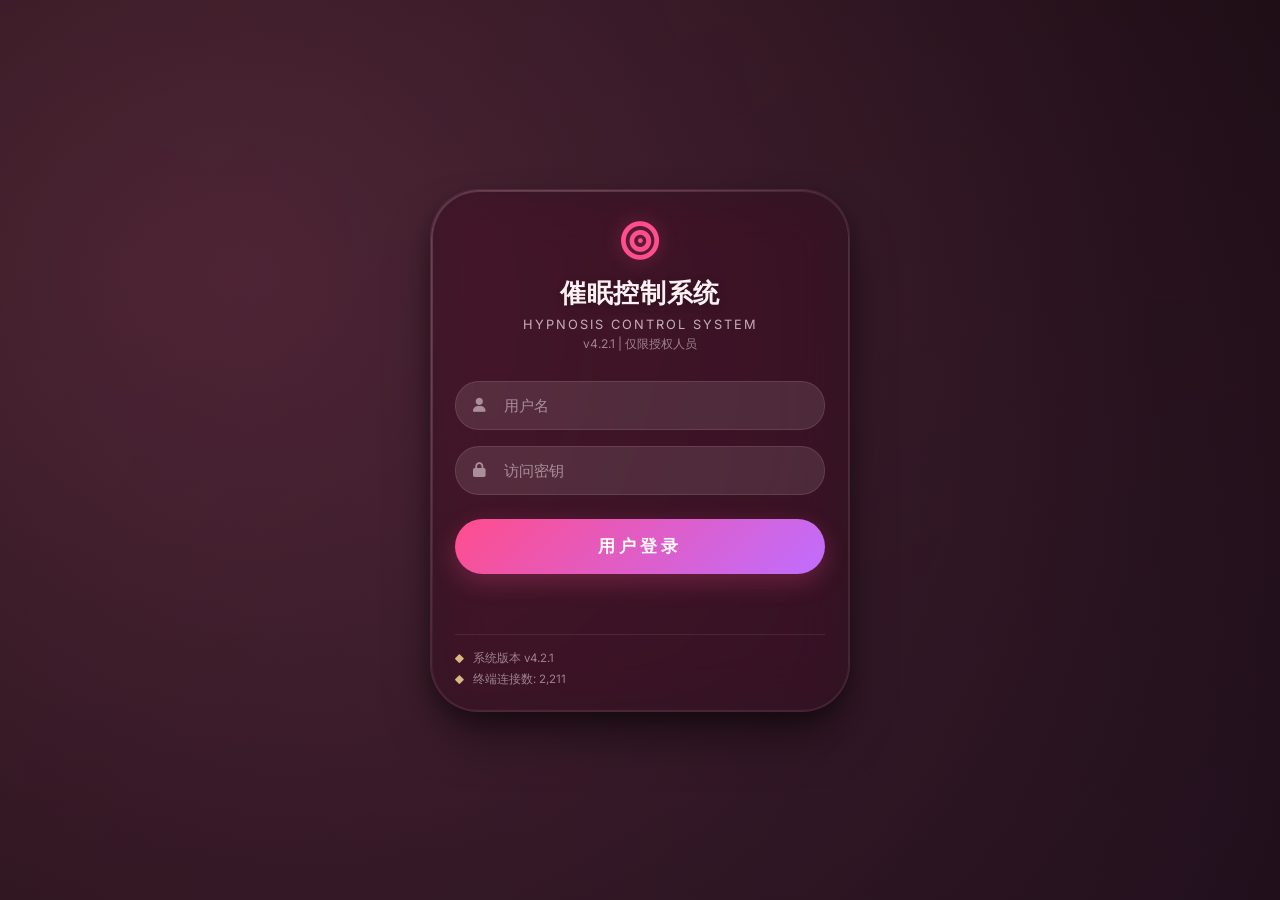
<file: index.html>
<!DOCTYPE html>
<html lang="zh">

<head>
  <meta charset="UTF-8">
  <meta name="viewport"
    content="width=device-width, initial-scale=1.0, maximum-scale=1.0, user-scalable=no, viewport-fit=cover">
  <title>催眠控制系统 · HYPNOSIS CONTROL</title>
  <link rel="icon" href="assets/favicon.svg" type="image/svg+xml">

  <!-- Fonts & Icons -->
  <link rel="preconnect" href="https://fonts.googleapis.com">
  <link rel="preconnect" href="https://fonts.gstatic.com" crossorigin>
  <link href="https://fonts.googleapis.com/css2?family=Inter:wght@300;400;500;600;700&display=swap" rel="stylesheet">
  <link rel="stylesheet" href="https://cdnjs.cloudflare.com/ajax/libs/font-awesome/6.5.1/css/all.min.css">

  <!-- Stylesheets -->
  <link rel="stylesheet" href="css/variables.css">
  <link rel="stylesheet" href="css/base.css">
  <link rel="stylesheet" href="css/login.css">
  <link rel="stylesheet" href="css/dashboard.css">
  <link rel="stylesheet" href="css/animation.css">
  <link rel="stylesheet" href="css/responsive.css">
</head>

<body data-active-page="login">

  <!-- ==================== Page 1: Login ==================== -->
  <section id="page-login" class="page-section">
    <div class="login-card" id="login-card">
      <!-- Header -->
      <div class="login-header">
        <div class="login-icon" id="login-icon">
          <i class="fa-solid fa-bullseye"></i>
        </div>
        <h1 class="login-title">催眠控制系统</h1>
        <p class="login-subtitle">HYPNOSIS CONTROL SYSTEM</p>
        <p class="login-version">v4.2.1 | 仅限授权人员</p>
      </div>

      <!-- Form -->
      <form id="login-form" autocomplete="off">
        <div class="input-group">
          <i class="fa-solid fa-user input-icon"></i>
          <input type="text" id="input-username" class="login-input" placeholder="用户名" autocomplete="off">
        </div>
        <div class="input-group">
          <i class="fa-solid fa-lock input-icon"></i>
          <input type="password" id="input-password" class="login-input" placeholder="访问密钥" autocomplete="off">
        </div>
        <button type="submit" class="login-button" id="login-button">
          <span>用户登录</span>
        </button>
      </form>

      <!-- Error -->
      <div class="login-error" id="login-error" role="alert" aria-live="polite"></div>

      <!-- Footer -->
      <div class="login-footer">
        <div class="footer-divider"></div>
        <div class="footer-info">
          <span><i class="fa-solid fa-diamond footer-icon"></i> 系统版本 v4.2.1</span>
          <span><i class="fa-solid fa-diamond footer-icon"></i> 终端连接数: <span id="terminal-count">2,847</span></span>
        </div>
      </div>
    </div>
  </section>

  <!-- ==================== Page 2: Dashboard ==================== -->
  <section id="page-dashboard" class="page-section">
    <div class="dashboard-container">
      <!-- Header Bar -->
      <div class="dashboard-header">
        <div class="dashboard-title">
          <i class="fa-solid fa-bullseye"></i>
          <span>催眠控制系统</span>
        </div>
        <div class="dashboard-user">
          <button class="logout-button" id="logout-button">
            <i class="fa-solid fa-right-from-bracket"></i>
            <span>退出</span>
          </button>
        </div>
      </div>

      <!-- User Info Card -->
      <div class="user-info-card">
        <div class="user-info-top">
          <div class="user-avatar">
            <i class="fa-solid fa-user"></i>
          </div>
          <div class="user-details">
            <h2 class="user-name" id="user-name"></h2>
            <div class="user-level-row">
              <span class="level-text" id="level-text"></span>
              <span class="tier-badge" id="tier-badge"></span>
            </div>
          </div>
          <div class="status-dot active" id="status-dot"></div>
        </div>
        <div class="usage-section">
          <div class="usage-label">
            <span>本月使用</span>
            <span class="usage-count" id="usage-count"></span>
          </div>
          <div class="progress-bar-track">
            <div class="progress-bar-fill" id="progress-bar-fill"></div>
          </div>
        </div>
        <div class="xp-section" id="xp-section">
          <div class="xp-label">
            <span class="xp-title"><i class="fa-solid fa-arrow-up-right-dots xp-icon"></i> 升级进度</span>
            <span class="xp-count" id="xp-count"></span>
          </div>
          <div class="progress-bar-track">
            <div class="progress-bar-fill xp-bar-fill" id="xp-bar-fill"></div>
          </div>
          <div class="xp-hint" id="xp-hint"></div>
        </div>
      </div>

      <!-- Mode Selector -->
      <div class="mode-section">
        <div class="mode-header">
          <h3 class="mode-title"><i class="fa-solid fa-layer-group"></i> 控制模式</h3>
          <button class="mode-detail-btn" id="mode-detail-btn">
            <i class="fa-solid fa-circle-info"></i>
            <span>查看详细说明</span>
          </button>
        </div>
        <div class="mode-grid" id="mode-grid">
          <button class="mode-card active" data-mode="hypnosis">
            <i class="fa-solid fa-hurricane"></i>
            <span>催眠</span>
          </button>
          <button class="mode-card" data-mode="arousal">
            <i class="fa-solid fa-heart-pulse"></i>
            <span>发情</span>
          </button>
          <button class="mode-card" data-mode="restraint">
            <i class="fa-solid fa-link"></i>
            <span>拘束</span>
          </button>
          <button class="mode-card" data-mode="mindRewrite">
            <i class="fa-solid fa-brain"></i>
            <span>常识改变</span>
          </button>
        </div>
      </div>

      <!-- Mode Detail Modal -->
      <div class="modal-overlay" id="mode-modal">
        <div class="modal-card">
          <div class="modal-header">
            <h3 class="modal-title"><i class="fa-solid fa-book-open"></i> 模式详细说明</h3>
            <button class="modal-close" id="modal-close">
              <i class="fa-solid fa-xmark"></i>
            </button>
          </div>
          <div class="modal-body" id="modal-body"></div>
        </div>
      </div>

      <!-- Settings Grid -->
      <div class="settings-grid" id="settings-grid">
        <!-- Delay -->
        <div class="setting-card">
          <div class="setting-card-header">
            <div class="setting-icon"><i class="fa-solid fa-hourglass-half"></i></div>
            <button class="setting-detail-btn" data-setting="delay" title="查看详细说明">
              <i class="fa-solid fa-circle-info"></i>
            </button>
          </div>
          <div class="setting-info">
            <h3 class="setting-label">催眠诱导延迟</h3>
            <p class="setting-desc">催眠序列启动前的等待时间</p>
          </div>
          <div class="slider-group">
            <input type="range" class="setting-slider" id="slider-delay" min="1" max="10" value="3" step="1">
            <span class="slider-value" id="value-delay">3秒</span>
          </div>
        </div>

        <!-- Duration -->
        <div class="setting-card">
          <div class="setting-card-header">
            <div class="setting-icon"><i class="fa-solid fa-clock"></i></div>
            <button class="setting-detail-btn" data-setting="duration" title="查看详细说明">
              <i class="fa-solid fa-circle-info"></i>
            </button>
          </div>
          <div class="setting-info">
            <h3 class="setting-label">催眠持续时间</h3>
            <p class="setting-desc">催眠动画的自动持续时长</p>
          </div>
          <div class="slider-group">
            <input type="range" class="setting-slider" id="slider-duration" min="30" max="300" value="60" step="10">
            <span class="slider-value" id="value-duration">1分</span>
          </div>
        </div>

        <!-- Intensity -->
        <div class="setting-card">
          <div class="setting-card-header">
            <div class="setting-icon"><i class="fa-solid fa-bolt"></i></div>
            <button class="setting-detail-btn" data-setting="intensity" title="查看详细说明">
              <i class="fa-solid fa-circle-info"></i>
            </button>
          </div>
          <div class="setting-info">
            <h3 class="setting-label">暗示强度</h3>
            <p class="setting-desc">催眠暗示波的作用力度</p>
          </div>
          <div class="slider-group">
            <input type="range" class="setting-slider" id="slider-intensity" min="1" max="10" value="5" step="1">
            <span class="slider-value" id="value-intensity">5/10</span>
          </div>
        </div>

        <!-- Obedience Depth -->
        <div class="setting-card">
          <div class="setting-card-header">
            <div class="setting-icon"><i class="fa-solid fa-hurricane"></i></div>
            <button class="setting-detail-btn" data-setting="obedienceDepth" title="查看详细说明">
              <i class="fa-solid fa-circle-info"></i>
            </button>
          </div>
          <div class="setting-info">
            <h3 class="setting-label">服从深度</h3>
            <p class="setting-desc">目标精神顺从的程度等级</p>
          </div>
          <div class="slider-group">
            <input type="range" class="setting-slider" id="slider-obedienceDepth" min="1" max="5" value="3" step="1">
            <span class="slider-value" id="value-obedienceDepth">深层</span>
          </div>
        </div>

        <!-- Sensitivity -->
        <div class="setting-card">
          <div class="setting-card-header">
            <div class="setting-icon"><i class="fa-solid fa-star-half-stroke"></i></div>
            <button class="setting-detail-btn" data-setting="sensitivity" title="查看详细说明">
              <i class="fa-solid fa-circle-info"></i>
            </button>
          </div>
          <div class="setting-info">
            <h3 class="setting-label">暗示敏感度</h3>
            <p class="setting-desc">对象的接受性增幅系数</p>
          </div>
          <div class="slider-group">
            <input type="range" class="setting-slider" id="slider-sensitivity" min="1" max="100" value="50" step="1">
            <span class="slider-value" id="value-sensitivity">50%</span>
          </div>
        </div>

        <!-- Resistance -->
        <div class="setting-card">
          <div class="setting-card-header">
            <div class="setting-icon"><i class="fa-solid fa-shield-halved"></i></div>
            <button class="setting-detail-btn" data-setting="resistance" title="查看详细说明">
              <i class="fa-solid fa-circle-info"></i>
            </button>
          </div>
          <div class="setting-info">
            <h3 class="setting-label">抵抗抑制</h3>
            <p class="setting-desc">精神抵抗力的抑制程度</p>
          </div>
          <div class="slider-group">
            <input type="range" class="setting-slider" id="slider-resistance" min="0" max="100" value="30" step="1">
            <span class="slider-value" id="value-resistance">30%</span>
          </div>
        </div>
      </div>

      <!-- Start Button -->
      <div class="start-section">
        <button class="start-button" id="start-button">
          <i class="fa-solid fa-bullseye"></i>
          <span>开 始 催 眠</span>
        </button>
        <p class="usage-warning" id="usage-warning"></p>
      </div>

      <!-- Setting Detail Modal -->
      <div class="modal-overlay" id="setting-modal">
        <div class="modal-card">
          <div class="modal-header">
            <h3 class="modal-title" id="setting-modal-title">
              <i class="fa-solid fa-circle-info"></i>
              <span>参数说明</span>
            </h3>
            <button class="modal-close" id="setting-modal-close">
              <i class="fa-solid fa-xmark"></i>
            </button>
          </div>
          <div class="modal-body" id="setting-modal-body"></div>
        </div>
      </div>
    </div>
  </section>

  <!-- ==================== Page 3: Animation ==================== -->
  <section id="page-animation" class="page-section">
    <div class="animation-container" id="animation-container">
      <!-- Blackout Phase -->
      <div class="blackout-overlay" id="blackout-overlay">
        <span class="blackout-text" id="blackout-text"></span>
      </div>

      <!-- Concentric Rings (expanding) -->
      <div class="spiral" id="spiral">
        <div class="spiral-layer"></div>
      </div>

      <!-- Rotating Spiral (Archimedean, canvas) -->
      <canvas class="spiral-conic" id="spiral-conic"></canvas>

      <!-- Heart Rings (expanding heart outlines for arousal mode) -->
      <div class="heart-rings" id="heart-rings"></div>

      <!-- Matrix Rain (mind rewrite mode) -->
      <div class="matrix-rain" id="matrix-rain"></div>

      <!-- Brain Icon (mind rewrite mode) -->
      <div class="brain-icon" id="brain-icon">
        <i class="fa-solid fa-brain"></i>
      </div>

      <!-- Glitch Flash -->
      <div class="glitch-flash" id="glitch-flash"></div>

      <!-- Vignette -->
      <div class="vignette"></div>

      <!-- Heart -->
      <div class="heart" id="heart"></div>

      <!-- Particles Container -->
      <div class="particles" id="particles"></div>

      <!-- Hue Shift Overlay -->
      <div class="hue-overlay" id="hue-overlay"></div>

      <!-- Exit Button -->
      <button class="exit-button" id="exit-button" title="退出">
        <i class="fa-solid fa-xmark"></i>
      </button>
    </div>
  </section>

  <!-- Scripts (load order matters: config -> utils -> auth -> dashboard -> animation -> app) -->
  <script src="js/config.js"></script>
  <script src="js/utils.js"></script>
  <script src="js/auth.js"></script>
  <script src="js/dashboard.js"></script>
  <script src="js/animation.js"></script>
  <script src="js/app.js"></script>
</body>

</html>
</file>
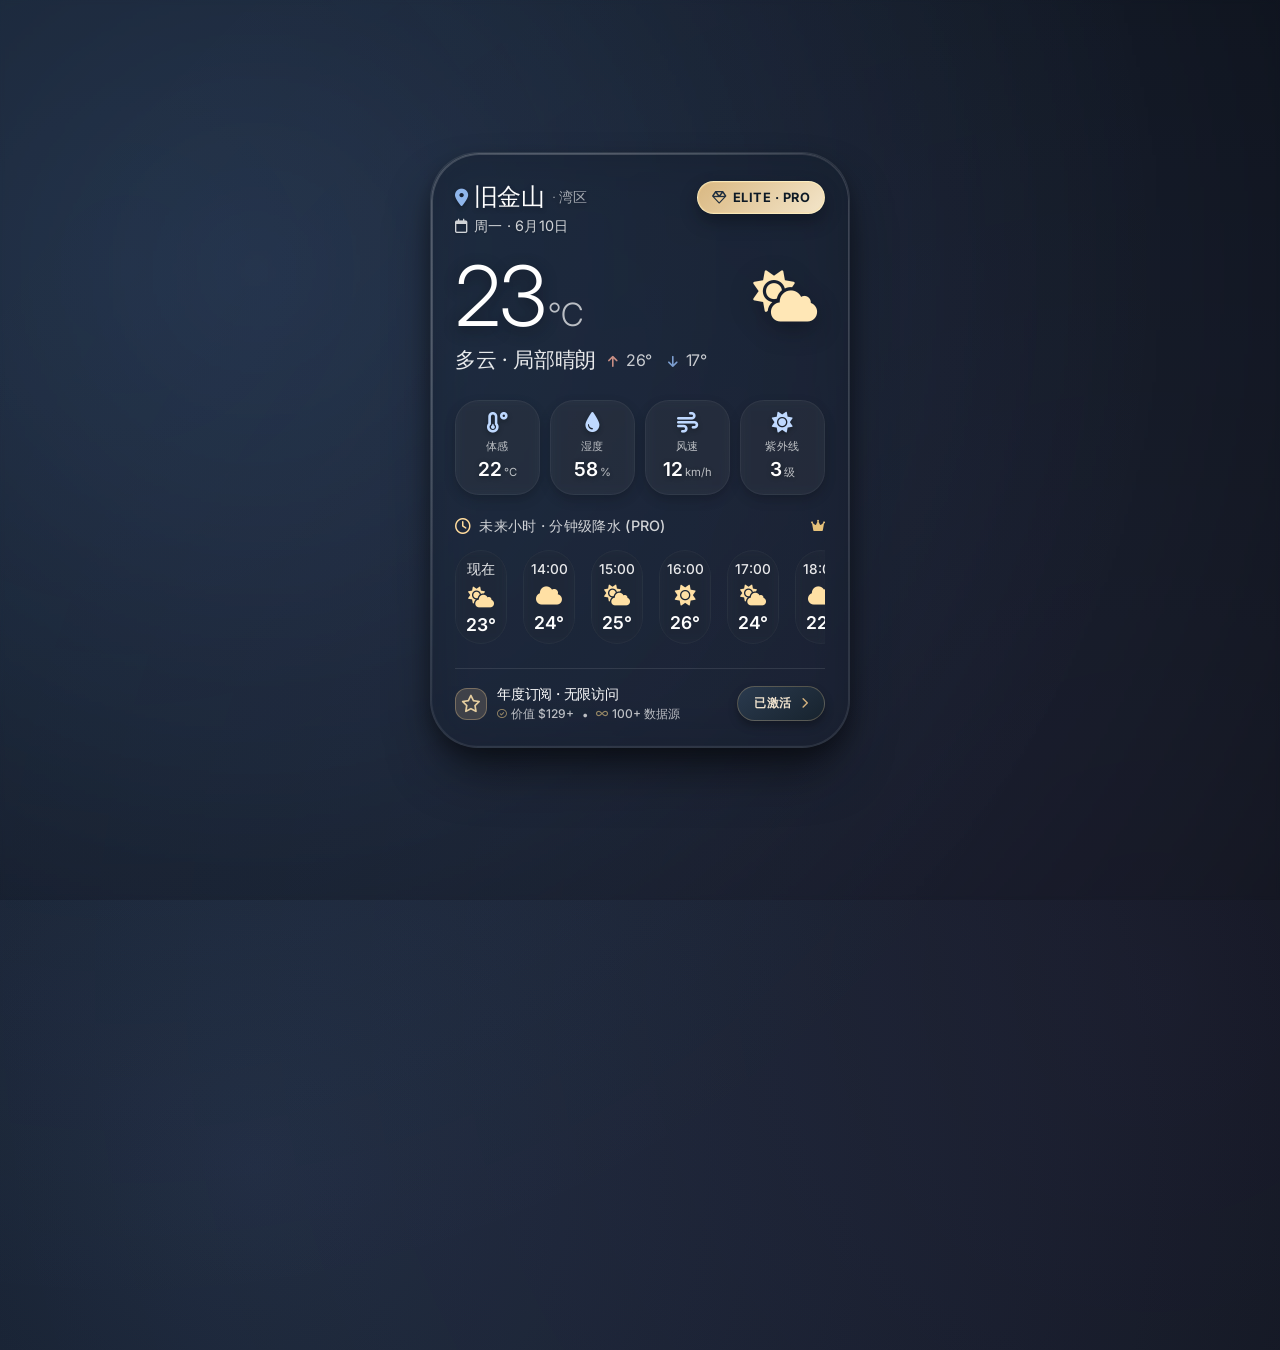
<file: deepseek_html_20260408_d25d91.html>
<!DOCTYPE html>
<html lang="zh">
<head>
    <meta charset="UTF-8">
    <meta name="viewport" content="width=device-width, initial-scale=1.0, maximum-scale=1.0, user-scalable=no, viewport-fit=cover">
    <title>天气卡片 · 订阅级臻品</title>
    <!-- 引入优雅字体 & 图标库 -->
    <link rel="preconnect" href="https://fonts.googleapis.com">
    <link rel="preconnect" href="https://fonts.gstatic.com" crossorigin>
    <link href="https://fonts.googleapis.com/css2?family=Inter:ital,opsz,wght@0,14..32,100..900;1,14..32,100..900&display=swap" rel="stylesheet">
    <link rel="stylesheet" href="https://cdnjs.cloudflare.com/ajax/libs/font-awesome/6.0.0-beta3/css/all.min.css">
    <style>
        * {
            margin: 0;
            padding: 0;
            box-sizing: border-box;
        }

        body {
            min-height: 100vh;
            background: radial-gradient(circle at 20% 30%, #1e2b3f, #0b1018);
            display: flex;
            align-items: center;
            justify-content: center;
            font-family: "Inter", sans-serif;
            padding: 20px;
            position: relative;
            backdrop-filter: blur(2px);
        }

        /* 背景光晕 —— 提升层次感 */
        body::before {
            content: "";
            position: fixed;
            width: 200%;
            height: 200%;
            top: -50%;
            left: -50%;
            background: radial-gradient(circle at 30% 40%, rgba(120, 180, 255, 0.08) 0%, transparent 50%),
                        radial-gradient(circle at 70% 80%, rgba(210, 160, 255, 0.06) 0%, transparent 60%);
            pointer-events: none;
            z-index: 0;
        }

        /* 主卡片 —— 极致玻璃质感 + 微光边框 */
        .weather-card {
            position: relative;
            z-index: 10;
            max-width: 420px;
            width: 100%;
            background: rgba(18, 28, 40, 0.45);
            backdrop-filter: blur(25px) saturate(180%);
            -webkit-backdrop-filter: blur(25px) saturate(180%);
            border-radius: 48px;
            padding: 28px 24px 24px;
            box-shadow: 
                0 30px 50px -10px rgba(0, 0, 0, 0.5),
                0 0 0 1px rgba(255, 255, 255, 0.08) inset,
                0 8px 20px rgba(0, 0, 0, 0.3);
            border: 1px solid rgba(255, 255, 255, 0.1);
            color: #ffffff;
            transition: all 0.3s cubic-bezier(0.25, 0.46, 0.45, 0.94);
            animation: card-float 6s infinite ease-in-out;
        }

        .weather-card:hover {
            box-shadow: 0 35px 60px -8px rgba(0, 0, 0, 0.6), 0 0 0 1px rgba(255, 255, 255, 0.15) inset;
            transform: translateY(-5px);
        }

        @keyframes card-float {
            0% { transform: translateY(0px); }
            50% { transform: translateY(-6px); }
            100% { transform: translateY(0px); }
        }

        /* 装饰性内发光 */
        .weather-card::after {
            content: "";
            position: absolute;
            top: 0;
            left: 0;
            right: 0;
            bottom: 0;
            border-radius: 48px;
            padding: 1.5px;
            background: radial-gradient(circle at 30% 20%, rgba(255, 255, 255, 0.25), rgba(255, 255, 255, 0.02) 80%);
            mask: linear-gradient(#fff 0 0) content-box, linear-gradient(#fff 0 0);
            -webkit-mask: linear-gradient(#fff 0 0) content-box, linear-gradient(#fff 0 0);
            -webkit-mask-composite: xor;
            mask-composite: exclude;
            pointer-events: none;
        }

        /* ----- 头部：位置 + 高级订阅标识 ----- */
        .card-header {
            display: flex;
            justify-content: space-between;
            align-items: flex-start;
            margin-bottom: 18px;
        }

        .location-section {
            display: flex;
            flex-direction: column;
        }

        .city {
            display: flex;
            align-items: center;
            gap: 6px;
            font-weight: 500;
            font-size: 1.5rem;
            letter-spacing: -0.02em;
            text-shadow: 0 2px 5px rgba(0,0,0,0.3);
        }

        .city i {
            font-size: 1.1rem;
            color: #9dc6ff;
            opacity: 0.9;
        }

        .date {
            font-size: 0.9rem;
            font-weight: 400;
            opacity: 0.8;
            margin-top: 4px;
            letter-spacing: 0.2px;
            text-shadow: 0 1px 3px rgba(0,0,0,0.2);
        }

        /* 尊贵PRO标识 —— 价值感核心 */
        .pro-badge {
            background: linear-gradient(135deg, #d9b882, #f3e5c9);
            padding: 8px 14px;
            border-radius: 60px;
            font-size: 0.8rem;
            font-weight: 700;
            letter-spacing: 0.5px;
            color: #0e1a26;
            box-shadow: 0 8px 18px rgba(0,0,0,0.3), 0 0 0 1px rgba(255, 215, 150, 0.3) inset;
            backdrop-filter: blur(4px);
            display: flex;
            align-items: center;
            gap: 6px;
            border: 0.5px solid rgba(255, 245, 200, 0.7);
            text-transform: uppercase;
        }

        .pro-badge i {
            font-size: 0.9rem;
            color: #1f2e3f;
            filter: drop-shadow(0 1px 2px rgba(255,215,150,0.5));
        }

        /* ----- 主温度 & 天气状况 ----- */
        .weather-now {
            display: flex;
            align-items: center;
            justify-content: space-between;
            margin-bottom: 8px;
        }

        .temp-main {
            display: flex;
            align-items: baseline;
        }

        .temp-value {
            font-size: 5.2rem;
            font-weight: 300;
            letter-spacing: -0.03em;
            line-height: 1;
            text-shadow: 0 4px 15px rgba(0,0,0,0.4);
        }

        .temp-unit {
            font-size: 2rem;
            font-weight: 300;
            margin-left: 4px;
            opacity: 0.7;
        }

        .weather-icon-main {
            font-size: 3.2rem;
            margin-right: 8px;
            filter: drop-shadow(0 8px 12px rgba(0, 0, 0, 0.3));
            color: #ffe7b6;
        }

        .condition-text {
            font-size: 1.3rem;
            font-weight: 400;
            margin-bottom: 10px;
            opacity: 0.9;
            letter-spacing: -0.01em;
            display: flex;
            align-items: center;
            gap: 12px;
        }

        .hi-low {
            display: flex;
            gap: 16px;
            font-size: 1rem;
            font-weight: 400;
            opacity: 0.85;
        }

        .hi-low span i {
            margin-right: 4px;
            font-size: 0.8rem;
        }

        /* ----- 四维指标 (价值感细节) ----- */
        .metrics-grid {
            display: grid;
            grid-template-columns: 1fr 1fr 1fr 1fr;
            gap: 10px;
            margin: 26px 0 22px;
        }

        .metric-item {
            background: rgba(255, 255, 255, 0.06);
            backdrop-filter: blur(5px);
            -webkit-backdrop-filter: blur(5px);
            border-radius: 24px;
            padding: 12px 4px;
            text-align: center;
            border: 0.5px solid rgba(255, 255, 255, 0.05);
            box-shadow: 0 5px 12px rgba(0,0,0,0.2);
            transition: all 0.2s ease;
        }

        .metric-item:hover {
            background: rgba(255, 255, 255, 0.1);
            border-color: rgba(255, 255, 255, 0.15);
        }

        .metric-item i {
            font-size: 1.3rem;
            margin-bottom: 6px;
            color: #bfd9ff;
            display: block;
            text-shadow: 0 2px 5px rgba(0,0,0,0.3);
        }

        .metric-label {
            font-size: 0.7rem;
            text-transform: uppercase;
            letter-spacing: 0.4px;
            font-weight: 500;
            opacity: 0.7;
            margin-bottom: 4px;
        }

        .metric-value {
            font-size: 1.2rem;
            font-weight: 600;
            line-height: 1.2;
            text-shadow: 0 1px 5px rgba(0,0,0,0.4);
        }

        .metric-unit {
            font-size: 0.7rem;
            font-weight: 400;
            opacity: 0.7;
            margin-left: 2px;
        }

        /* ----- 小时预报 (精致滑动感) ----- */
        .hourly-title {
            display: flex;
            align-items: center;
            gap: 8px;
            margin-bottom: 14px;
            font-weight: 500;
            letter-spacing: 0.3px;
        }

        .hourly-title i {
            color: #ffdb9d;
            font-size: 1rem;
        }

        .hourly-title span {
            opacity: 0.8;
            font-size: 0.9rem;
        }

        .hourly-scroll {
            display: flex;
            gap: 16px;
            overflow-x: auto;
            padding-bottom: 6px;
            margin-bottom: 18px;
            scrollbar-width: thin;
            scrollbar-color: rgba(255,255,255,0.2) transparent;
        }

        .hourly-scroll::-webkit-scrollbar {
            height: 3px;
        }

        .hourly-scroll::-webkit-scrollbar-thumb {
            background: rgba(255,255,255,0.25);
            border-radius: 10px;
        }

        .hour-item {
            display: flex;
            flex-direction: column;
            align-items: center;
            min-width: 52px;
            background: rgba(255, 255, 255, 0.03);
            padding: 10px 0 8px;
            border-radius: 30px;
            backdrop-filter: blur(5px);
            border: 0.5px solid rgba(255,255,255,0.03);
            transition: all 0.2s;
        }

        .hour-item:hover {
            background: rgba(255, 255, 255, 0.08);
            border-color: rgba(255,255,240,0.15);
        }

        .hour-time {
            font-size: 0.85rem;
            font-weight: 500;
            opacity: 0.9;
        }

        .hour-icon {
            font-size: 1.3rem;
            margin: 6px 0 4px;
            color: #ffe0a4;
        }

        .hour-temp {
            font-size: 1.1rem;
            font-weight: 600;
        }

        /* ----- 底部高级订阅条 (价值100+的具象) ----- */
        .premium-footer {
            margin-top: 10px;
            padding-top: 16px;
            display: flex;
            align-items: center;
            justify-content: space-between;
            border-top: 0.5px solid rgba(255, 255, 255, 0.1);
        }

        .subscription-badge {
            display: flex;
            align-items: center;
            gap: 10px;
        }

        .sub-icon {
            background: rgba(210, 180, 140, 0.2);
            width: 32px;
            height: 32px;
            border-radius: 12px;
            display: flex;
            align-items: center;
            justify-content: center;
            border: 0.5px solid rgba(255, 215, 150, 0.3);
        }

        .sub-icon i {
            font-size: 1.1rem;
            color: #e7cfa1;
        }

        .sub-text {
            font-weight: 500;
        }

        .sub-main {
            font-size: 0.9rem;
            letter-spacing: -0.2px;
        }

        .sub-value {
            font-size: 0.75rem;
            opacity: 0.7;
            margin-top: 2px;
            display: flex;
            align-items: center;
            gap: 4px;
        }

        .sub-value i {
            font-size: 0.6rem;
            color: #c9b079;
        }

        .upgrade-chip {
            background: linear-gradient(145deg, #2a3a4e, #17232e);
            padding: 8px 16px;
            border-radius: 40px;
            font-size: 0.75rem;
            font-weight: 600;
            letter-spacing: 0.3px;
            border: 0.5px solid rgba(255, 220, 150, 0.25);
            box-shadow: 0 5px 10px rgba(0,0,0,0.3);
            backdrop-filter: blur(5px);
            color: #f0e3ce;
            transition: all 0.2s;
        }

        .upgrade-chip i {
            margin-left: 6px;
            font-size: 0.7rem;
            color: #d4b27e;
        }

        .upgrade-chip:hover {
            background: #2f4155;
            border-color: rgba(255, 235, 180, 0.5);
            cursor: default;
        }

        /* 微细节：温度符号对齐 */
        .fa-chevron-right {
            font-size: 0.65rem;
        }

        /* 响应式微调 */
        @media (max-width: 400px) {
            .weather-card { padding: 20px 18px; }
            .temp-value { font-size: 4.5rem; }
            .metrics-grid { gap: 6px; }
        }
    </style>
</head>
<body>
    <div class="weather-card">
        <!-- 头部：定位 + PRO标识（价值锚点） -->
        <div class="card-header">
            <div class="location-section">
                <div class="city">
                    <i class="fa-solid fa-location-dot"></i> 旧金山
                    <span style="font-size: 0.9rem; margin-left: 2px; opacity: 0.6; font-weight: 300;">· 湾区</span>
                </div>
                <div class="date">
                    <i class="fa-regular fa-calendar" style="margin-right: 6px;"></i>周一 · 6月10日 
                </div>
            </div>
            <div class="pro-badge">
                <i class="fa-regular fa-gem"></i> 
                <span>ELITE · PRO</span>
            </div>
        </div>

        <!-- 主温区 + 天气图标 -->
        <div class="weather-now">
            <div class="temp-main">
                <span class="temp-value">23</span>
                <span class="temp-unit">°C</span>
            </div>
            <div class="weather-icon-main">
                <i class="fa-solid fa-cloud-sun"></i>
            </div>
        </div>

        <div class="condition-text">
            <span>多云 · 局部晴朗</span>
            <div class="hi-low">
                <span><i class="fa-solid fa-arrow-up" style="color: #ffb09c;"></i> 26°</span>
                <span><i class="fa-solid fa-arrow-down" style="color: #9cc5ff;"></i> 17°</span>
            </div>
        </div>

        <!-- 四维专业指标 —— 体现数据深度 (订阅级细节) -->
        <div class="metrics-grid">
            <div class="metric-item">
                <i class="fa-solid fa-temperature-low"></i>
                <div class="metric-label">体感</div>
                <div class="metric-value">22<span class="metric-unit">°C</span></div>
            </div>
            <div class="metric-item">
                <i class="fa-solid fa-droplet"></i>
                <div class="metric-label">湿度</div>
                <div class="metric-value">58<span class="metric-unit">%</span></div>
            </div>
            <div class="metric-item">
                <i class="fa-solid fa-wind"></i>
                <div class="metric-label">风速</div>
                <div class="metric-value">12<span class="metric-unit">km/h</span></div>
            </div>
            <div class="metric-item">
                <i class="fa-solid fa-sun"></i>
                <div class="metric-label">紫外线</div>
                <div class="metric-value">3<span class="metric-unit">级</span></div>
            </div>
        </div>

        <!-- 小时预报 (模拟高级降水/云量预测) -->
        <div class="hourly-title">
            <i class="fa-regular fa-clock"></i>
            <span>未来小时 · 分钟级降水 (PRO)</span>
            <i class="fa-solid fa-crown" style="margin-left: auto; font-size: 0.8rem; color: #e6c27a;"></i>
        </div>

        <div class="hourly-scroll">
            <div class="hour-item">
                <div class="hour-time">现在</div>
                <div class="hour-icon"><i class="fa-solid fa-cloud-sun"></i></div>
                <div class="hour-temp">23°</div>
            </div>
            <div class="hour-item">
                <div class="hour-time">14:00</div>
                <div class="hour-icon"><i class="fa-solid fa-cloud"></i></div>
                <div class="hour-temp">24°</div>
            </div>
            <div class="hour-item">
                <div class="hour-time">15:00</div>
                <div class="hour-icon"><i class="fa-solid fa-cloud-sun"></i></div>
                <div class="hour-temp">25°</div>
            </div>
            <div class="hour-item">
                <div class="hour-time">16:00</div>
                <div class="hour-icon"><i class="fa-solid fa-sun"></i></div>
                <div class="hour-temp">26°</div>
            </div>
            <div class="hour-item">
                <div class="hour-time">17:00</div>
                <div class="hour-icon"><i class="fa-solid fa-cloud-sun"></i></div>
                <div class="hour-temp">24°</div>
            </div>
            <div class="hour-item">
                <div class="hour-time">18:00</div>
                <div class="hour-icon"><i class="fa-solid fa-cloud"></i></div>
                <div class="hour-temp">22°</div>
            </div>
        </div>

        <!-- 底部：高级订阅价值可视化 (价值100+的核心呈现) -->
        <div class="premium-footer">
            <div class="subscription-badge">
                <div class="sub-icon">
                    <i class="fa-regular fa-star"></i>
                </div>
                <div class="sub-text">
                    <div class="sub-main">年度订阅 · 无限访问</div>
                    <div class="sub-value">
                        <i class="fa-regular fa-circle-check"></i> 价值 $129+ 
                        <span style="margin:0 4px;">•</span> 
                        <i class="fa-solid fa-infinity"></i> 100+ 数据源
                    </div>
                </div>
            </div>
            <div class="upgrade-chip">
                已激活 <i class="fa-solid fa-chevron-right"></i>
            </div>
        </div>

        <!-- 微细点缀：隐藏在背景里的高级感光效 (纯css) -->
    </div>

    <!-- 一个小脚本：仅仅为了增加“动态感” —— 可选的模拟刷新提示，但无实际api，保留静态优雅 -->
    <script>
        (function(){
            // 精致小彩蛋：控制台输出订阅级格言 (不影响视觉)
            console.log('%c✨ 天气卡片 · 订阅价值100+  ✨', 'font-size:14px; background:linear-gradient(145deg, #1e2b3f, #0f1a26); color:#e6d5b8; padding:6px 16px; border-radius:40px; font-weight:500;');
            // 仅仅让卡片更生动: 可忽略 (没有强制刷新)
        })();
    </script>
</body>
</html>
</file>
<file: css/variables.css>
/* ===== CSS Custom Properties ===== */
:root {
  /* ---- Background ---- */
  --bg-primary: #180b10;
  --bg-gradient: radial-gradient(circle at 20% 30%, #3f1e2b, #180b10);
  --bg-halo-1: rgba(255, 120, 160, 0.08);
  --bg-halo-2: rgba(210, 100, 255, 0.06);
  --bg-surface: rgba(40, 18, 28, 0.45);
  --bg-surface-hover: rgba(255, 200, 220, 0.06);
  --bg-surface-active: rgba(255, 200, 220, 0.1);

  /* ---- Borders ---- */
  --border: rgba(255, 200, 220, 0.1);
  --border-hover: rgba(255, 200, 220, 0.2);

  /* ---- Text ---- */
  --text-primary: #fff0f3;
  --text-secondary: rgba(255, 240, 243, 0.7);
  --text-muted: rgba(255, 240, 243, 0.5);

  /* ---- Accent Colors ---- */
  --accent-pink: #ff4d8d;
  --accent-rose: #e8364f;
  --accent-purple: #c06dff;
  --accent-warm: #d9b882;
  --accent-soft: #ffb3c6;
  --accent-cyan: #06d6a0;
  --danger: #ff4444;

  /* ---- Glows ---- */
  --glow-pink: 0 0 20px rgba(255, 77, 141, 0.3);
  --glow-rose: 0 0 20px rgba(232, 54, 79, 0.3);
  --glow-purple: 0 0 20px rgba(192, 109, 255, 0.3);

  /* ---- Spacing ---- */
  --radius-card: 48px;
  --radius-inner: 24px;
  --radius-pill: 60px;
  --padding-card: 28px 24px 24px;
  --padding-input: 14px 18px 14px 48px;

  /* ---- Typography ---- */
  --font-family: "Inter", system-ui, -apple-system, sans-serif;
  --font-mono: "Inter", monospace;

  /* ---- Shadows ---- */
  --shadow-card: 0 30px 50px -10px rgba(0, 0, 0, 0.5),
    0 0 0 1px rgba(255, 200, 220, 0.08) inset,
    0 8px 20px rgba(0, 0, 0, 0.3);
  --shadow-card-hover: 0 35px 60px -8px rgba(0, 0, 0, 0.6),
    0 0 0 1px rgba(255, 200, 220, 0.15) inset;

  /* ---- Animation Speed (controlled by JS) ---- */
  --rotation-speed: 5s;
  --heartbeat-speed: 1.2s;
  --particle-count: 15;

  /* ---- Glassmorphism ---- */
  --blur: blur(25px) saturate(180%);

  /* ---- Tier Colors ---- */
  --tier-trial: #888;
  --tier-basic: #4caf50;
  --tier-standard: #00bcd4;
  --tier-advanced: #2196f3;
  --tier-professional: #9c27b0;
  --tier-expert: #e91e8f;
  --tier-master: #d9b882;
}
</file>
<file: css/base.css>
/* ===== Reset & Global Styles ===== */
*,
*::before,
*::after {
  margin: 0;
  padding: 0;
  box-sizing: border-box;
}

html {
  font-size: 16px;
  -webkit-text-size-adjust: 100%;
  -webkit-tap-highlight-color: transparent;
}

body {
  min-height: 100vh;
  background: var(--bg-gradient);
  font-family: var(--font-family);
  color: var(--text-primary);
  display: flex;
  align-items: center;
  justify-content: center;
  padding: 20px;
  position: relative;
  overflow-x: hidden;
}

/* ---- Background Halos ---- */
body::before {
  content: "";
  position: fixed;
  width: 200%;
  height: 200%;
  top: -50%;
  left: -50%;
  background:
    radial-gradient(circle at 30% 40%, var(--bg-halo-1) 0%, transparent 50%),
    radial-gradient(circle at 70% 80%, var(--bg-halo-2) 0%, transparent 60%);
  pointer-events: none;
  z-index: 0;
}

/* ---- Page Routing ---- */
.page-section {
  display: none;
  width: 100%;
  max-width: 100%;
  position: relative;
  z-index: 10;
}

body[data-active-page="login"] #page-login,
body[data-active-page="dashboard"] #page-dashboard,
body[data-active-page="animation"] #page-animation {
  display: flex;
  align-items: center;
  justify-content: center;
}

body[data-active-page="dashboard"] {
  align-items: flex-start;
  overflow-y: auto;
}

body[data-active-page="animation"] {
  padding: 0;
  overflow: hidden;
}

/* ---- Page Transition ---- */
.page-section {
  opacity: 0;
  transition: opacity 0.3s ease;
}

body[data-active-page="login"] #page-login,
body[data-active-page="dashboard"] #page-dashboard,
body[data-active-page="animation"] #page-animation {
  opacity: 1;
}

/* ---- Scrollbar ---- */
::-webkit-scrollbar {
  width: 4px;
  height: 3px;
}

::-webkit-scrollbar-thumb {
  background: rgba(255, 200, 220, 0.25);
  border-radius: 10px;
}

::-webkit-scrollbar-track {
  background: transparent;
}

/* ---- Selection ---- */
::selection {
  background: rgba(255, 77, 141, 0.3);
  color: var(--text-primary);
}

/* ---- Utility ---- */
.visually-hidden {
  position: absolute;
  width: 1px;
  height: 1px;
  overflow: hidden;
  clip: rect(0, 0, 0, 0);
  white-space: nowrap;
}

/* ---- Shared Keyframes ---- */
@keyframes card-float {
  0% { transform: translateY(0px); }
  50% { transform: translateY(-6px); }
  100% { transform: translateY(0px); }
}

@keyframes fade-in {
  from { opacity: 0; }
  to { opacity: 1; }
}
</file>
<file: css/login.css>
/* ===== Login Page Styles ===== */

/* ---- Login Card ---- */
.login-card {
  position: relative;
  z-index: 10;
  max-width: 420px;
  width: 100%;
  background: var(--bg-surface);
  backdrop-filter: var(--blur);
  -webkit-backdrop-filter: var(--blur);
  border-radius: var(--radius-card);
  padding: var(--padding-card);
  box-shadow: var(--shadow-card);
  border: 1px solid var(--border);
  color: var(--text-primary);
  transition: all 0.3s cubic-bezier(0.25, 0.46, 0.45, 0.94);
}

.login-card:hover {
  box-shadow: var(--shadow-card-hover);
}

/* Inner glow border (mask technique from reference) */
.login-card::after {
  content: "";
  position: absolute;
  top: 0;
  left: 0;
  right: 0;
  bottom: 0;
  border-radius: var(--radius-card);
  padding: 1.5px;
  background: radial-gradient(
    circle at 30% 20%,
    rgba(255, 200, 220, 0.25),
    rgba(255, 200, 220, 0.02) 80%
  );
  mask: linear-gradient(#fff 0 0) content-box, linear-gradient(#fff 0 0);
  -webkit-mask: linear-gradient(#fff 0 0) content-box, linear-gradient(#fff 0 0);
  -webkit-mask-composite: xor;
  mask-composite: exclude;
  pointer-events: none;
}

/* ---- Header ---- */
.login-header {
  text-align: center;
  margin-bottom: 28px;
}

.login-icon {
  font-size: 2.4rem;
  color: var(--accent-pink);
  margin-bottom: 12px;
  animation: icon-pulse 3s infinite ease-in-out;
  text-shadow: var(--glow-pink);
}

@keyframes icon-pulse {
  0%, 100% { opacity: 0.8; transform: scale(1); }
  50% { opacity: 1; transform: scale(1.05); text-shadow: 0 0 30px rgba(255, 77, 141, 0.5); }
}

.login-title {
  font-size: 1.6rem;
  font-weight: 700;
  letter-spacing: 0.02em;
  margin-bottom: 6px;
  text-shadow: 0 2px 8px rgba(0, 0, 0, 0.3);
}

.login-subtitle {
  font-size: 0.8rem;
  font-weight: 400;
  letter-spacing: 2px;
  color: var(--text-secondary);
  text-transform: uppercase;
  margin-bottom: 4px;
}

.login-version {
  font-size: 0.75rem;
  color: var(--text-muted);
}

/* ---- Input Group ---- */
.input-group {
  position: relative;
  margin-bottom: 16px;
}

.input-icon {
  position: absolute;
  left: 18px;
  top: 50%;
  transform: translateY(-50%);
  font-size: 0.9rem;
  color: var(--text-muted);
  pointer-events: none;
  transition: color 0.3s ease;
  z-index: 1;
}

.login-input {
  width: 100%;
  padding: var(--padding-input);
  background: rgba(255, 255, 255, 0.1);
  border: 1px solid rgba(255, 200, 220, 0.12);
  border-radius: var(--radius-inner);
  color: var(--text-primary);
  font-family: var(--font-family);
  font-size: 0.95rem;
  outline: none;
  transition: all 0.3s ease;
}

.login-input::placeholder {
  color: var(--text-muted);
}

.login-input:focus {
  background: rgba(255, 255, 255, 0.09);
  border-color: var(--accent-pink);
  box-shadow: 0 2px 12px rgba(255, 77, 141, 0.15);
}

.login-input:focus + .input-icon,
.input-group:focus-within .input-icon {
  color: var(--accent-pink);
}

/* ---- Login Button ---- */
.login-button {
  width: 100%;
  padding: 16px;
  margin-top: 8px;
  background: linear-gradient(135deg, var(--accent-pink), var(--accent-purple));
  border: none;
  border-radius: var(--radius-pill);
  color: #fff;
  font-family: var(--font-family);
  font-size: 1.05rem;
  font-weight: 600;
  letter-spacing: 4px;
  cursor: pointer;
  transition: all 0.3s ease;
  box-shadow: 0 8px 24px rgba(255, 77, 141, 0.25);
}

.login-button:hover {
  box-shadow: 0 12px 32px rgba(255, 77, 141, 0.4);
  transform: translateY(-1px);
}

.login-button:active {
  transform: scale(0.98);
  box-shadow: 0 4px 16px rgba(255, 77, 141, 0.2);
}

/* ---- Error Message ---- */
.login-error {
  text-align: center;
  margin-top: 16px;
  font-size: 0.85rem;
  color: var(--danger);
  min-height: 20px;
  opacity: 0;
  transition: opacity 0.3s ease;
}

.login-error.visible {
  opacity: 1;
  animation: error-fade-in 0.3s ease;
}

@keyframes error-fade-in {
  from { opacity: 0; transform: translateY(-4px); }
  to { opacity: 1; transform: translateY(0); }
}

/* ---- Shake Animation ---- */
@keyframes shake {
  0%, 100% { transform: translateX(0); }
  10%, 30%, 50%, 70%, 90% { transform: translateX(-6px); }
  20%, 40%, 60%, 80% { transform: translateX(6px); }
}

.login-card.shake {
  animation: shake 0.5s ease;
}

/* ---- Footer ---- */
.login-footer {
  margin-top: 24px;
}

.footer-divider {
  height: 1px;
  background: var(--border);
  margin-bottom: 16px;
}

.footer-info {
  display: flex;
  flex-direction: column;
  gap: 6px;
  font-size: 0.72rem;
  color: var(--text-muted);
}

.footer-icon {
  font-size: 0.55rem;
  margin-right: 6px;
  color: var(--accent-warm);
}
</file>
<file: css/dashboard.css>
/* ===== Dashboard Page Styles ===== */

/* ---- Container ---- */
.dashboard-container {
  position: relative;
  z-index: 10;
  max-width: 680px;
  width: 100%;
  background: var(--bg-surface);
  backdrop-filter: var(--blur);
  -webkit-backdrop-filter: var(--blur);
  border-radius: var(--radius-card);
  padding: 24px;
  box-shadow: var(--shadow-card);
  border: 1px solid var(--border);
}

/* Inner glow */
.dashboard-container::after {
  content: "";
  position: absolute;
  top: 0; left: 0; right: 0; bottom: 0;
  border-radius: var(--radius-card);
  padding: 1.5px;
  background: radial-gradient(
    circle at 30% 20%,
    rgba(255, 200, 220, 0.2),
    rgba(255, 200, 220, 0.02) 80%
  );
  mask: linear-gradient(#fff 0 0) content-box, linear-gradient(#fff 0 0);
  -webkit-mask: linear-gradient(#fff 0 0) content-box, linear-gradient(#fff 0 0);
  -webkit-mask-composite: xor;
  mask-composite: exclude;
  pointer-events: none;
}

/* ---- Header Bar ---- */
.dashboard-header {
  display: flex;
  justify-content: space-between;
  align-items: center;
  margin-bottom: 20px;
  padding-bottom: 16px;
  border-bottom: 1px solid var(--border);
}

.dashboard-title {
  display: flex;
  align-items: center;
  gap: 8px;
  font-weight: 600;
  font-size: 1.1rem;
}

.dashboard-title i {
  color: var(--accent-pink);
  font-size: 1rem;
}

.dashboard-user {
  display: flex;
  align-items: center;
  gap: 12px;
}

.header-username {
  font-size: 0.85rem;
  color: var(--text-secondary);
}

.logout-button {
  display: flex;
  align-items: center;
  gap: 6px;
  padding: 8px 14px;
  background: rgba(255, 255, 255, 0.06);
  border: 1px solid var(--border);
  border-radius: var(--radius-inner);
  color: var(--text-secondary);
  font-family: var(--font-family);
  font-size: 0.8rem;
  cursor: pointer;
  transition: all 0.2s ease;
}

.logout-button:hover {
  background: var(--bg-surface-hover);
  border-color: var(--border-hover);
  color: var(--text-primary);
}

/* ---- User Info Card ---- */
.user-info-card {
  background: rgba(255, 255, 255, 0.04);
  border: 0.5px solid rgba(255, 255, 255, 0.06);
  border-radius: var(--radius-inner);
  padding: 20px;
  margin-bottom: 20px;
  backdrop-filter: blur(5px);
  -webkit-backdrop-filter: blur(5px);
}

.user-info-top {
  display: flex;
  align-items: center;
  gap: 14px;
  margin-bottom: 16px;
}

.user-avatar {
  width: 48px;
  height: 48px;
  border-radius: 50%;
  background: linear-gradient(135deg, var(--accent-pink), var(--accent-purple));
  display: flex;
  align-items: center;
  justify-content: center;
  font-size: 1.2rem;
  flex-shrink: 0;
  box-shadow: 0 4px 12px rgba(255, 77, 141, 0.25);
}

.user-details {
  flex: 1;
  min-width: 0;
}

.user-name {
  font-size: 1.15rem;
  font-weight: 600;
  margin-bottom: 4px;
  overflow: hidden;
  text-overflow: ellipsis;
  white-space: nowrap;
}

.user-level-row {
  display: flex;
  align-items: center;
  gap: 10px;
}

.level-text {
  font-size: 0.85rem;
  color: var(--text-secondary);
}

.tier-badge {
  background: linear-gradient(135deg, var(--accent-warm), #f3e5c9);
  padding: 4px 12px;
  border-radius: var(--radius-pill);
  font-size: 0.7rem;
  font-weight: 700;
  color: #0e1a26;
  letter-spacing: 0.5px;
  box-shadow: 0 4px 10px rgba(0, 0, 0, 0.2), 0 0 0 1px rgba(255, 215, 150, 0.3) inset;
  border: 0.5px solid rgba(255, 245, 200, 0.7);
  text-transform: uppercase;
}

.status-dot {
  width: 10px;
  height: 10px;
  border-radius: 50%;
  flex-shrink: 0;
}

.status-dot.active {
  background: var(--accent-cyan);
  box-shadow: 0 0 8px rgba(6, 214, 160, 0.5);
}

.status-dot.limited {
  background: var(--danger);
  box-shadow: 0 0 8px rgba(255, 68, 68, 0.5);
}

/* ---- Usage Section ---- */
.usage-section {
  margin-top: 4px;
}

.usage-label {
  display: flex;
  justify-content: space-between;
  font-size: 0.8rem;
  color: var(--text-secondary);
  margin-bottom: 8px;
}

.usage-count {
  font-weight: 600;
  font-variant-numeric: tabular-nums;
}

.progress-bar-track {
  width: 100%;
  height: 6px;
  background: rgba(255, 255, 255, 0.08);
  border-radius: 3px;
  overflow: hidden;
}

.progress-bar-fill {
  height: 100%;
  border-radius: 3px;
  background: linear-gradient(90deg, var(--accent-cyan), var(--accent-cyan));
  transition: width 0.5s ease, background 0.5s ease;
}

.progress-bar-fill.warning {
  background: linear-gradient(90deg, #f59e0b, #ef4444);
}

.progress-bar-fill.danger {
  background: linear-gradient(90deg, var(--danger), #cc0000);
}

/* ---- XP / Upgrade Section ---- */
.xp-section {
  margin-top: 14px;
  padding-top: 14px;
  border-top: 1px solid rgba(255, 255, 255, 0.06);
}

.xp-label {
  display: flex;
  justify-content: space-between;
  font-size: 0.8rem;
  color: var(--text-secondary);
  margin-bottom: 8px;
}

.xp-title {
  display: flex;
  align-items: center;
  gap: 6px;
}

.xp-icon {
  color: var(--accent-purple);
  font-size: 0.75rem;
}

.xp-count {
  font-weight: 600;
  font-variant-numeric: tabular-nums;
  color: var(--accent-purple);
}

.xp-bar-fill {
  background: linear-gradient(90deg, var(--accent-purple), var(--accent-pink)) !important;
}

.xp-hint {
  margin-top: 6px;
  font-size: 0.72rem;
  color: var(--text-muted);
}

.xp-hint .xp-remaining {
  color: var(--accent-purple);
  font-weight: 600;
}

.xp-hint .xp-next-tier {
  color: var(--accent-warm);
  font-weight: 600;
}

.xp-section.max-level .xp-hint {
  color: var(--accent-warm);
}

/* ---- Mode Selector ---- */
.mode-section {
  margin-bottom: 20px;
}

.mode-header {
  display: flex;
  justify-content: space-between;
  align-items: center;
  margin-bottom: 12px;
}

.mode-title {
  font-size: 0.9rem;
  font-weight: 600;
  display: flex;
  align-items: center;
  gap: 8px;
}

.mode-title i {
  color: var(--accent-soft);
  font-size: 0.85rem;
}

.mode-detail-btn {
  display: flex;
  align-items: center;
  gap: 6px;
  padding: 6px 12px;
  background: rgba(255, 255, 255, 0.05);
  border: 1px solid var(--border);
  border-radius: 16px;
  color: var(--text-muted);
  font-family: var(--font-family);
  font-size: 0.72rem;
  cursor: pointer;
  transition: all 0.2s ease;
}

.mode-detail-btn:hover {
  background: var(--bg-surface-hover);
  border-color: var(--border-hover);
  color: var(--accent-soft);
}

.mode-detail-btn i {
  font-size: 0.75rem;
}

.mode-grid {
  display: grid;
  grid-template-columns: repeat(4, 1fr);
  gap: 10px;
}

.mode-card {
  display: flex;
  flex-direction: column;
  align-items: center;
  gap: 8px;
  padding: 16px 8px;
  background: rgba(255, 255, 255, 0.04);
  backdrop-filter: blur(5px);
  -webkit-backdrop-filter: blur(5px);
  border: 1px solid rgba(255, 255, 255, 0.06);
  border-radius: var(--radius-inner);
  color: var(--text-secondary);
  font-family: var(--font-family);
  font-size: 0.8rem;
  font-weight: 500;
  cursor: pointer;
  transition: all 0.25s ease;
}

.mode-card i {
  font-size: 1.3rem;
  transition: all 0.25s ease;
}

.mode-card:hover {
  background: rgba(255, 255, 255, 0.08);
  border-color: rgba(255, 200, 220, 0.15);
  color: var(--text-primary);
}

.mode-card.active {
  background: rgba(255, 77, 141, 0.12);
  border-color: rgba(255, 77, 141, 0.35);
  color: var(--text-primary);
  box-shadow: 0 0 16px rgba(255, 77, 141, 0.15), inset 0 0 12px rgba(255, 77, 141, 0.06);
}

.mode-card.active i {
  color: var(--accent-pink);
  text-shadow: var(--glow-pink);
}

/* ---- Modal ---- */
.modal-overlay {
  display: none;
  position: fixed;
  top: 0; left: 0;
  width: 100vw;
  height: 100vh;
  background: rgba(0, 0, 0, 0.6);
  backdrop-filter: blur(6px);
  -webkit-backdrop-filter: blur(6px);
  z-index: 200;
  align-items: center;
  justify-content: center;
  padding: 20px;
  opacity: 0;
  transition: opacity 0.3s ease;
}

.modal-overlay.visible {
  display: flex;
  opacity: 1;
}

.modal-card {
  max-width: 560px;
  width: 100%;
  max-height: 80vh;
  background: var(--bg-surface);
  backdrop-filter: var(--blur);
  -webkit-backdrop-filter: var(--blur);
  border-radius: 32px;
  border: 1px solid var(--border);
  box-shadow: var(--shadow-card);
  overflow: hidden;
  display: flex;
  flex-direction: column;
  animation: modal-enter 0.3s ease;
}

@keyframes modal-enter {
  from { opacity: 0; transform: translateY(20px) scale(0.97); }
  to { opacity: 1; transform: translateY(0) scale(1); }
}

.modal-header {
  display: flex;
  justify-content: space-between;
  align-items: center;
  padding: 20px 24px;
  border-bottom: 1px solid var(--border);
  flex-shrink: 0;
}

.modal-title {
  font-size: 1rem;
  font-weight: 600;
  display: flex;
  align-items: center;
  gap: 8px;
}

.modal-title i {
  color: var(--accent-pink);
}

.modal-close {
  width: 32px;
  height: 32px;
  border-radius: 50%;
  background: rgba(255, 255, 255, 0.08);
  border: 1px solid var(--border);
  color: var(--text-muted);
  font-size: 0.9rem;
  cursor: pointer;
  display: flex;
  align-items: center;
  justify-content: center;
  transition: all 0.2s ease;
}

.modal-close:hover {
  background: rgba(255, 255, 255, 0.15);
  color: var(--text-primary);
}

.modal-body {
  padding: 20px 24px;
  overflow-y: auto;
  flex: 1;
}

.modal-mode-block {
  margin-bottom: 20px;
  padding-bottom: 20px;
  border-bottom: 1px solid rgba(255, 255, 255, 0.06);
}

.modal-mode-block:last-child {
  margin-bottom: 0;
  padding-bottom: 0;
  border-bottom: none;
}

.modal-mode-name {
  display: flex;
  align-items: center;
  gap: 8px;
  font-size: 0.95rem;
  font-weight: 600;
  margin-bottom: 6px;
}

.modal-mode-name i {
  color: var(--accent-pink);
  font-size: 1rem;
}

.modal-mode-desc {
  font-size: 0.8rem;
  color: var(--text-secondary);
  line-height: 1.5;
  margin-bottom: 10px;
}

.modal-mode-details {
  list-style: none;
  padding: 0;
}

.modal-mode-details li {
  font-size: 0.75rem;
  color: var(--text-muted);
  line-height: 1.6;
  padding-left: 16px;
  position: relative;
  margin-bottom: 4px;
}

.modal-mode-details li::before {
  content: '';
  position: absolute;
  left: 0;
  top: 8px;
  width: 5px;
  height: 5px;
  border-radius: 50%;
  background: var(--accent-pink);
  opacity: 0.6;
}

/* ---- Settings Grid ---- */
.settings-grid {
  display: grid;
  grid-template-columns: 1fr 1fr;
  gap: 14px;
  margin-bottom: 20px;
}

.setting-card {
  background: rgba(255, 255, 255, 0.04);
  backdrop-filter: blur(5px);
  -webkit-backdrop-filter: blur(5px);
  border-radius: var(--radius-inner);
  padding: 18px;
  border: 0.5px solid rgba(255, 255, 255, 0.05);
  box-shadow: 0 5px 12px rgba(0, 0, 0, 0.15);
  transition: all 0.2s ease;
  min-width: 0;
  overflow: hidden;
}

.setting-card:hover {
  background: rgba(255, 255, 255, 0.07);
  border-color: rgba(255, 255, 255, 0.1);
}

.setting-card-full {
  grid-column: 1 / -1;
}

.setting-card-header {
  display: flex;
  justify-content: space-between;
  align-items: flex-start;
}

.setting-icon {
  font-size: 1.2rem;
  color: var(--accent-soft);
  margin-bottom: 10px;
  text-shadow: 0 2px 5px rgba(0, 0, 0, 0.3);
}

.setting-detail-btn {
  width: 26px;
  height: 26px;
  border-radius: 50%;
  background: rgba(255, 255, 255, 0.05);
  border: 1px solid rgba(255, 255, 255, 0.08);
  color: var(--text-muted);
  font-size: 0.72rem;
  cursor: pointer;
  display: flex;
  align-items: center;
  justify-content: center;
  transition: all 0.2s ease;
  flex-shrink: 0;
}

.setting-detail-btn:hover {
  background: rgba(255, 77, 141, 0.12);
  border-color: rgba(255, 77, 141, 0.3);
  color: var(--accent-pink);
}

.setting-label {
  font-size: 0.9rem;
  font-weight: 600;
  margin-bottom: 4px;
}

.setting-desc {
  font-size: 0.72rem;
  color: var(--text-muted);
  margin-bottom: 14px;
  line-height: 1.4;
}

/* ---- Slider ---- */
.slider-group {
  display: flex;
  align-items: center;
  gap: 12px;
}

.setting-slider {
  flex: 1;
  -webkit-appearance: none;
  appearance: none;
  height: 4px;
  background: rgba(255, 255, 255, 0.12);
  border-radius: 2px;
  outline: none;
  cursor: pointer;
  touch-action: none;
  -webkit-user-select: none;
  user-select: none;
}

/* WebKit Thumb */
.setting-slider::-webkit-slider-thumb {
  -webkit-appearance: none;
  appearance: none;
  width: 18px;
  height: 18px;
  border-radius: 50%;
  background: linear-gradient(135deg, var(--accent-pink), var(--accent-purple));
  border: 2px solid rgba(255, 255, 255, 0.3);
  box-shadow: 0 2px 8px rgba(255, 77, 141, 0.3);
  cursor: pointer;
  transition: box-shadow 0.2s ease;
}

.setting-slider::-webkit-slider-thumb:hover {
  box-shadow: 0 2px 14px rgba(255, 77, 141, 0.5);
}

/* Firefox Thumb */
.setting-slider::-moz-range-thumb {
  width: 18px;
  height: 18px;
  border-radius: 50%;
  background: linear-gradient(135deg, var(--accent-pink), var(--accent-purple));
  border: 2px solid rgba(255, 255, 255, 0.3);
  box-shadow: 0 2px 8px rgba(255, 77, 141, 0.3);
  cursor: pointer;
}

/* Firefox Track */
.setting-slider::-moz-range-track {
  height: 4px;
  background: rgba(255, 255, 255, 0.12);
  border-radius: 2px;
  border: none;
}

.slider-value {
  min-width: 48px;
  text-align: right;
  font-size: 0.85rem;
  font-weight: 600;
  font-variant-numeric: tabular-nums;
  color: var(--accent-soft);
}

/* ---- Start Button ---- */
.start-section {
  text-align: center;
}

.start-button {
  display: inline-flex;
  align-items: center;
  justify-content: center;
  gap: 10px;
  width: 100%;
  padding: 18px 32px;
  background: linear-gradient(135deg, var(--accent-pink), var(--accent-purple));
  border: none;
  border-radius: var(--radius-pill);
  color: #fff;
  font-family: var(--font-family);
  font-size: 1.1rem;
  font-weight: 700;
  letter-spacing: 6px;
  cursor: pointer;
  transition: all 0.3s ease;
  box-shadow: 0 8px 28px rgba(255, 77, 141, 0.3);
  animation: button-pulse 2.5s infinite ease-in-out;
}

@keyframes button-pulse {
  0%, 100% { box-shadow: 0 8px 28px rgba(255, 77, 141, 0.3); }
  50% { box-shadow: 0 8px 40px rgba(255, 77, 141, 0.5), 0 0 60px rgba(255, 77, 141, 0.15); }
}

.start-button:hover {
  transform: translateY(-2px);
  box-shadow: 0 12px 36px rgba(255, 77, 141, 0.45);
}

.start-button:active {
  transform: scale(0.98);
}

.start-button:disabled {
  background: rgba(255, 255, 255, 0.1);
  color: var(--text-muted);
  cursor: not-allowed;
  box-shadow: none;
  animation: none;
  transform: none;
}

.start-button:disabled:hover {
  transform: none;
  box-shadow: none;
}

/* ---- Usage Warning ---- */
.usage-warning {
  margin-top: 12px;
  font-size: 0.8rem;
  color: var(--danger);
  min-height: 20px;
}
</file>
<file: css/animation.css>
/* ===== Hypnosis Animation Page ===== */

/* ---- Container ---- */
.animation-container {
  position: fixed;
  top: 0;
  left: 0;
  width: 100vw;
  height: 100vh;
  background: #000;
  overflow: hidden;
  z-index: 100;
}

/* ---- Blackout Phase ---- */
.blackout-overlay {
  position: absolute;
  top: 0; left: 0;
  width: 100%;
  height: 100%;
  background: #000;
  display: flex;
  align-items: center;
  justify-content: center;
  z-index: 50;
  transition: opacity 0.8s ease;
}

.blackout-overlay.hidden {
  opacity: 0;
  pointer-events: none;
}

.blackout-text {
  font-family: var(--font-family);
  font-size: 1.1rem;
  font-weight: 300;
  color: rgba(255, 240, 243, 0.4);
  letter-spacing: 2px;
  opacity: 0;
  transition: opacity 0.6s ease;
}

.blackout-text.visible {
  opacity: 1;
}

/* ---- Concentric Rings (expanding outward from center) ---- */

/* Register custom property so the browser can animate it */
@property --ring-offset {
  syntax: '<length>';
  inherits: false;
  initial-value: 0px;
}

.spiral {
  position: absolute;
  top: 0; left: 0;
  width: 100%;
  height: 100%;
  z-index: 1;
  opacity: 0;
  transition: opacity 1s ease;
}

.spiral.active {
  opacity: 1;
}

.spiral-layer {
  position: absolute;
  top: 50%;
  left: 50%;
  width: 300vmax;
  height: 300vmax;
  margin-top: -150vmax;
  margin-left: -150vmax;
  border-radius: 50%;
  --ring-offset: 0px;
  background: repeating-radial-gradient(
    circle at center,
    #c040ff var(--ring-offset),
    #c040ff calc(var(--ring-offset) + 28px),
    #000000 calc(var(--ring-offset) + 28px),
    #000000 calc(var(--ring-offset) + 56px)
  );
}

.spiral.active .spiral-layer {
  animation: ring-expand var(--expand-speed, 3s) linear infinite;
}

@keyframes ring-expand {
  from { --ring-offset: 0px; }
  to   { --ring-offset: 56px; }
}

/* ---- Rotating Spiral (Archimedean, canvas-based) ---- */
.spiral-conic {
  position: absolute;
  top: 50%;
  left: 50%;
  transform: translate(-50%, -50%);
  opacity: 0;
  transition: opacity 1s ease;
  z-index: 1;
}

.spiral-conic.active {
  opacity: 1;
  animation: spiral-rotate var(--rotation-speed, 5s) linear infinite;
}

@keyframes spiral-rotate {
  from { transform: translate(-50%, -50%) rotate(0deg); }
  to   { transform: translate(-50%, -50%) rotate(360deg); }
}

/* ---- Heart Rings (expanding heart outlines) ---- */
.heart-rings {
  position: absolute;
  top: 0; left: 0;
  width: 100%;
  height: 100%;
  z-index: 1;
  pointer-events: none;
}

.heart-ring {
  position: absolute;
  top: 50%;
  left: 50%;
  width: 100px;
  height: 100px;
  transform: translate(-50%, calc(-50% + 4px)) scale(0);
  will-change: transform, opacity;
  animation: heart-ring-expand var(--heart-ring-expand, 2.4s) linear forwards;
}

.heart-ring svg {
  width: 100%;
  height: 100%;
}

@keyframes heart-ring-expand {
  0% {
    transform: translate(-50%, calc(-50% + 4px)) scale(0);
    opacity: 1;
  }
  60% {
    opacity: 0.8;
  }
  100% {
    transform: translate(-50%, calc(-50% + 4px)) scale(18);
    opacity: 0;
  }
}

/* ---- Matrix Rain (mind rewrite mode) ---- */
.matrix-rain {
  position: absolute;
  top: 0; left: 0;
  width: 100%;
  height: 100%;
  z-index: 1;
  overflow: hidden;
  pointer-events: none;
  opacity: 0;
  transition: opacity 1s ease;
}

.matrix-rain.active {
  opacity: 1;
}

.matrix-column {
  position: absolute;
  top: 0;
  display: flex;
  flex-direction: column;
  animation: matrix-fall linear infinite;
  font-family: monospace, "MS Gothic", "Yu Gothic";
  font-size: 15px;
  line-height: 1.3;
  writing-mode: vertical-rl;
  text-orientation: upright;
  white-space: nowrap;
  color: #c040ff;
  text-shadow: 0 0 8px rgba(192, 64, 255, 0.6);
  will-change: transform;
}

.matrix-column span {
  opacity: 0.38;
}

.matrix-column span.bright {
  opacity: 1;
  color: #e8b0ff;
  text-shadow: 0 0 14px rgba(232, 176, 255, 0.9);
}

@keyframes matrix-fall {
  from { transform: translateY(-100%); }
  to   { transform: translateY(100vh); }
}

/* ---- Brain Icon (mind rewrite mode) ---- */
.brain-icon {
  position: absolute;
  top: 50%;
  left: 50%;
  transform: translate(-50%, -50%);
  z-index: 3;
  opacity: 0;
  transition: opacity 1s ease;
  font-size: 5rem;
  color: #c040ff;
  filter: drop-shadow(0 0 25px rgba(192, 64, 255, 0.8));
  text-shadow:
    0 0 60px rgba(192, 64, 255, 0.4),
    0 0 100px rgba(192, 64, 255, 0.2);
  will-change: transform, filter;
}

.brain-icon.active {
  opacity: 1;
  animation: brain-pulse var(--heartbeat-speed, 1.2s) infinite;
}

@keyframes brain-pulse {
  0%   { transform: translate(-50%, -50%) scale(1);    filter: drop-shadow(0 0 25px rgba(192, 64, 255, 0.8)); }
  14%  { transform: translate(-50%, -50%) scale(1.12); filter: drop-shadow(0 0 40px rgba(192, 64, 255, 1)); }
  28%  { transform: translate(-50%, -50%) scale(1);    filter: drop-shadow(0 0 25px rgba(192, 64, 255, 0.8)); }
  42%  { transform: translate(-50%, -50%) scale(1.08); filter: drop-shadow(0 0 35px rgba(192, 64, 255, 0.9)); }
  56%  { transform: translate(-50%, -50%) scale(1);    filter: drop-shadow(0 0 25px rgba(192, 64, 255, 0.8)); }
  100% { transform: translate(-50%, -50%) scale(1);    filter: drop-shadow(0 0 25px rgba(192, 64, 255, 0.8)); }
}

/* ---- Glitch Flash ---- */
.glitch-flash {
  position: absolute;
  top: 0; left: 0;
  width: 100%;
  height: 100%;
  z-index: 6;
  pointer-events: none;
  opacity: 0;
  background: rgba(192, 64, 255, 0.15);
  mix-blend-mode: screen;
}

.glitch-flash.flash {
  animation: glitch-blink 0.15s steps(2) forwards;
}

@keyframes glitch-blink {
  0%   { opacity: 1; }
  50%  { opacity: 0; }
  100% { opacity: 0; }
}

/* ---- Vignette (dark edges, tunnel effect) ---- */
.vignette {
  position: absolute;
  top: 0; left: 0;
  width: 100%;
  height: 100%;
  background: radial-gradient(
    ellipse at center,
    transparent 15%,
    rgba(0, 0, 0, 0.3) 35%,
    rgba(0, 0, 0, 0.7) 60%,
    rgba(0, 0, 0, 0.95) 85%
  );
  z-index: 2;
  pointer-events: none;
}

/* ---- Heart (pink, glowing) ---- */
.heart {
  position: absolute;
  top: 50%;
  left: 50%;
  width: 120px;
  height: 108px;
  transform: translate(-50%, calc(-50% + 10px));
  will-change: transform;
  z-index: 3;
  opacity: 0;
  transition: opacity 1s ease;
  filter:
    drop-shadow(0 0 25px rgba(255, 77, 141, 0.8))
    drop-shadow(0 0 60px rgba(255, 77, 141, 0.4))
    drop-shadow(0 0 100px rgba(200, 100, 255, 0.25));
}

.heart.active {
  opacity: 1;
  animation: heartbeat var(--heartbeat-speed) infinite;
}

.heart::before,
.heart::after {
  content: '';
  position: absolute;
  width: 62px;
  height: 96px;
  background: var(--accent-pink);
  border-radius: 62px 62px 0 0;
}

.heart::before {
  left: 60px;
  transform: rotate(-45deg);
  transform-origin: 0 100%;
}

.heart::after {
  left: 0;
  transform: rotate(45deg);
  transform-origin: 100% 100%;
}

@keyframes heartbeat {
  0%   { transform: translate(-50%, calc(-50% + 10px)) scale(1); }
  14%  { transform: translate(-50%, calc(-50% + 10px)) scale(1.18); }
  28%  { transform: translate(-50%, calc(-50% + 10px)) scale(1); }
  42%  { transform: translate(-50%, calc(-50% + 10px)) scale(1.12); }
  56%  { transform: translate(-50%, calc(-50% + 10px)) scale(1); }
  100% { transform: translate(-50%, calc(-50% + 10px)) scale(1); }
}

/* Heart glow pulse synced with heartbeat */
.heart.active::before,
.heart.active::after {
  animation: heart-glow var(--heartbeat-speed) infinite;
}

@keyframes heart-glow {
  0%   { box-shadow: 0 0 15px rgba(255, 77, 141, 0.4), 0 0 40px rgba(255, 77, 141, 0.15); }
  14%  { box-shadow: 0 0 40px rgba(255, 77, 141, 0.7), 0 0 80px rgba(255, 77, 141, 0.35), 0 0 120px rgba(200, 100, 255, 0.15); }
  28%  { box-shadow: 0 0 15px rgba(255, 77, 141, 0.4), 0 0 40px rgba(255, 77, 141, 0.15); }
  42%  { box-shadow: 0 0 30px rgba(255, 77, 141, 0.6), 0 0 70px rgba(255, 77, 141, 0.3); }
  56%  { box-shadow: 0 0 15px rgba(255, 77, 141, 0.4), 0 0 40px rgba(255, 77, 141, 0.15); }
  100% { box-shadow: 0 0 15px rgba(255, 77, 141, 0.4), 0 0 40px rgba(255, 77, 141, 0.15); }
}

/* ---- Particles (kept for compatibility, not used by default) ---- */
.particles {
  position: absolute;
  top: 0; left: 0;
  width: 100%;
  height: 100%;
  z-index: 4;
  pointer-events: none;
}

.particle {
  position: absolute;
  border-radius: 50%;
  will-change: transform;
  opacity: 0;
  animation: float-particle linear infinite;
}

@keyframes float-particle {
  0% {
    opacity: 0;
    transform: translateY(100vh) translateX(0);
  }
  10% { opacity: 0.7; }
  90% { opacity: 0.7; }
  100% {
    opacity: 0;
    transform: translateY(-20vh) translateX(var(--drift-x, 30px));
  }
}

/* ---- Hue Shift Overlay (kept for compatibility, not used by default) ---- */
.hue-overlay {
  position: absolute;
  top: 0; left: 0;
  width: 100%;
  height: 100%;
  z-index: 5;
  pointer-events: none;
  mix-blend-mode: hue;
  background: transparent;
  opacity: 0;
  transition: opacity 1s ease;
}

.hue-overlay.active {
  opacity: 1;
  animation: hue-shift 30s linear infinite;
}

@keyframes hue-shift {
  from { filter: hue-rotate(0deg); }
  to { filter: hue-rotate(360deg); }
}

/* ---- Exit Button ---- */
.exit-button {
  position: fixed;
  top: 24px;
  right: 24px;
  width: 44px;
  height: 44px;
  border-radius: 50%;
  background: rgba(255, 255, 255, 0.1);
  border: 1px solid rgba(255, 255, 255, 0.15);
  color: rgba(255, 255, 255, 0.5);
  font-size: 1.2rem;
  cursor: pointer;
  z-index: 60;
  display: flex;
  align-items: center;
  justify-content: center;
  transition: all 0.3s ease;
  backdrop-filter: blur(10px);
  -webkit-backdrop-filter: blur(10px);
}

.exit-button:hover {
  background: rgba(255, 255, 255, 0.2);
  color: rgba(255, 255, 255, 0.9);
  border-color: rgba(255, 255, 255, 0.3);
}
</file>
<file: css/responsive.css>
/* ===== Responsive Design ===== */

/* ---- Tablet (768px) ---- */
@media (max-width: 768px) {
  .dashboard-container {
    border-radius: 36px;
    padding: 20px;
  }

  .login-card {
    border-radius: 36px;
  }

  .heart {
    width: 80px;
    height: 72px;
  }

  .heart::before,
  .heart::after {
    width: 42px;
    height: 64px;
    border-radius: 42px 42px 0 0;
  }

  .heart::before {
    left: 40px;
  }
}

/* ---- Mobile App Mode (480px) ---- */
@media (max-width: 480px) {
  /* Body: no padding, fill screen */
  body {
    padding: 0;
    min-height: 100dvh;
  }

  /* Dashboard: fill screen with glassmorphism card */
  body[data-active-page="dashboard"] {
    align-items: stretch;
    padding: 6px;
    overflow: hidden;
  }

  #page-dashboard {
    height: 100dvh;
    align-items: stretch;
  }

  .dashboard-container {
    border-radius: 20px;
    padding: 0;
    max-width: 100%;
    height: 100%;
    display: flex;
    flex-direction: column;
    overflow-y: auto;
  }

  .dashboard-header {
    position: sticky;
    top: 0;
    z-index: 20;
    background: rgba(40, 18, 28, 0.85);
    backdrop-filter: blur(15px);
    -webkit-backdrop-filter: blur(15px);
    margin: 0;
    padding: 12px 16px;
    border-bottom: 1px solid var(--border);
    border-radius: 20px 20px 0 0;
    flex-shrink: 0;
  }

  .dashboard-title {
    font-size: 0.95rem;
  }

  .logout-button {
    padding: 6px 10px;
    font-size: 0.75rem;
    border-radius: 16px;
  }

  /* User info card */
  .user-info-card {
    padding: 14px 16px;
    margin: 10px 12px 0;
    border-radius: 16px;
    flex-shrink: 0;
  }

  .user-info-top {
    gap: 10px;
    margin-bottom: 10px;
  }

  .user-avatar {
    width: 36px;
    height: 36px;
    font-size: 0.9rem;
  }

  .user-name {
    font-size: 0.92rem;
    margin-bottom: 2px;
  }

  .level-text {
    font-size: 0.78rem;
  }

  .tier-badge {
    font-size: 0.62rem;
    padding: 3px 8px;
  }

  .usage-label,
  .xp-label {
    font-size: 0.72rem;
    margin-bottom: 5px;
  }

  .progress-bar-track {
    height: 5px;
  }

  .xp-section {
    margin-top: 10px;
    padding-top: 10px;
  }

  .xp-hint {
    font-size: 0.65rem;
    margin-top: 4px;
  }

  /* Mode selector */
  .mode-section {
    padding: 0 12px;
    margin: 10px 0 0;
    flex-shrink: 0;
  }

  .mode-header {
    margin-bottom: 8px;
  }

  .mode-title {
    font-size: 0.82rem;
  }

  .mode-detail-btn {
    padding: 4px 8px;
    font-size: 0.65rem;
  }

  .mode-grid {
    grid-template-columns: repeat(4, 1fr);
    gap: 6px;
  }

  .mode-card {
    padding: 10px 4px;
    font-size: 0.68rem;
    gap: 5px;
    border-radius: 14px;
  }

  .mode-card i {
    font-size: 1rem;
  }

  /* Settings grid: 2 columns, fills remaining space */
  .settings-grid {
    grid-template-columns: 1fr 1fr;
    gap: 8px;
    margin: 0;
    padding: 10px 12px;
    flex: 1;
    align-content: start;
  }

  .setting-card {
    padding: 8px 10px;
    border-radius: 14px;
  }

  .setting-card-header {
    align-items: center;
  }

  .setting-icon {
    font-size: 0.9rem;
    margin-bottom: 0;
    margin-right: 6px;
  }

  .setting-detail-btn {
    width: 20px;
    height: 20px;
    font-size: 0.6rem;
  }

  /* Hide description on mobile — info button provides details */
  .setting-desc {
    display: none;
  }

  .setting-label {
    font-size: 0.72rem;
    margin-bottom: 6px;
  }

  .setting-info {
    margin-top: 2px;
  }

  .slider-group {
    gap: 4px;
  }

  .setting-slider {
    height: 3px;
    min-width: 0;
  }

  .setting-slider::-webkit-slider-thumb {
    width: 16px;
    height: 16px;
  }

  .setting-slider::-moz-range-thumb {
    width: 16px;
    height: 16px;
  }

  .slider-value {
    min-width: 30px;
    font-size: 0.68rem;
  }

  .slider-value {
    min-width: 36px;
    font-size: 0.72rem;
  }

  /* Start button: sticky at bottom */
  .start-section {
    position: sticky;
    bottom: 0;
    padding: 10px 12px;
    padding-bottom: max(10px, env(safe-area-inset-bottom));
    background: linear-gradient(to top, rgba(40, 18, 28, 0.95) 60%, transparent);
    flex-shrink: 0;
    z-index: 20;
  }

  .start-button {
    padding: 14px 20px;
    font-size: 0.95rem;
    letter-spacing: 4px;
    border-radius: 40px;
  }

  .usage-warning {
    font-size: 0.72rem;
    margin-top: 6px;
  }

  /* Login: centered card with slight padding */
  body[data-active-page="login"] {
    padding: 16px;
    align-items: center;
    justify-content: center;
  }

  .login-card {
    border-radius: 24px;
    padding: 20px 16px 16px;
  }

  .login-title {
    font-size: 1.3rem;
  }

  .login-icon {
    font-size: 1.8rem;
    margin-bottom: 8px;
  }

  .login-header {
    margin-bottom: 20px;
  }

  .input-group {
    margin-bottom: 12px;
  }

  .login-button {
    padding: 14px;
    font-size: 0.95rem;
  }

  .login-footer {
    margin-top: 18px;
  }

  /* Modal */
  .modal-card {
    border-radius: 20px;
    max-height: 85vh;
  }

  .modal-header {
    padding: 14px 16px;
  }

  .modal-body {
    padding: 14px 16px;
  }

  /* Animation elements */
  .heart {
    width: 70px;
    height: 63px;
  }

  .heart::before,
  .heart::after {
    width: 36px;
    height: 56px;
    border-radius: 36px 36px 0 0;
  }

  .heart::before {
    left: 35px;
  }

  .exit-button {
    top: 16px;
    right: 16px;
  }
}

/* ---- Small Mobile (375px) ---- */
@media (max-width: 375px) {
  .login-card {
    border-radius: 20px;
    padding: 16px 12px 12px;
  }

  .login-title {
    font-size: 1.15rem;
  }

  .login-subtitle {
    font-size: 0.65rem;
    letter-spacing: 1px;
  }

  .dashboard-container {
    border-radius: 16px;
  }

  .dashboard-header {
    padding: 10px 12px;
    border-radius: 16px 16px 0 0;
  }

  .user-info-card {
    padding: 10px 12px;
    margin: 8px 10px 0;
  }

  .mode-section {
    padding: 0 10px;
    margin-top: 8px;
  }

  .settings-grid {
    gap: 6px;
    padding: 8px 10px;
  }

  .setting-card {
    padding: 6px 8px;
  }

  .setting-label {
    font-size: 0.68rem;
  }

  .slider-value {
    min-width: 28px;
    font-size: 0.65rem;
  }

  .start-section {
    padding: 8px 10px;
  }

  .start-button {
    padding: 12px 16px;
    font-size: 0.88rem;
    letter-spacing: 3px;
  }
}

/* ---- Accessibility: Reduced Motion ---- */
@media (prefers-reduced-motion: reduce) {
  .login-card,
  .dashboard-container {
    animation: none;
  }

  .spiral {
    animation-duration: 30s !important;
  }

  .heart.active {
    animation-duration: 3s !important;
  }

  .particle {
    animation-duration: 20s !important;
  }

  .login-icon {
    animation: none;
  }

  .start-button {
    animation: none;
  }
}
</file>
